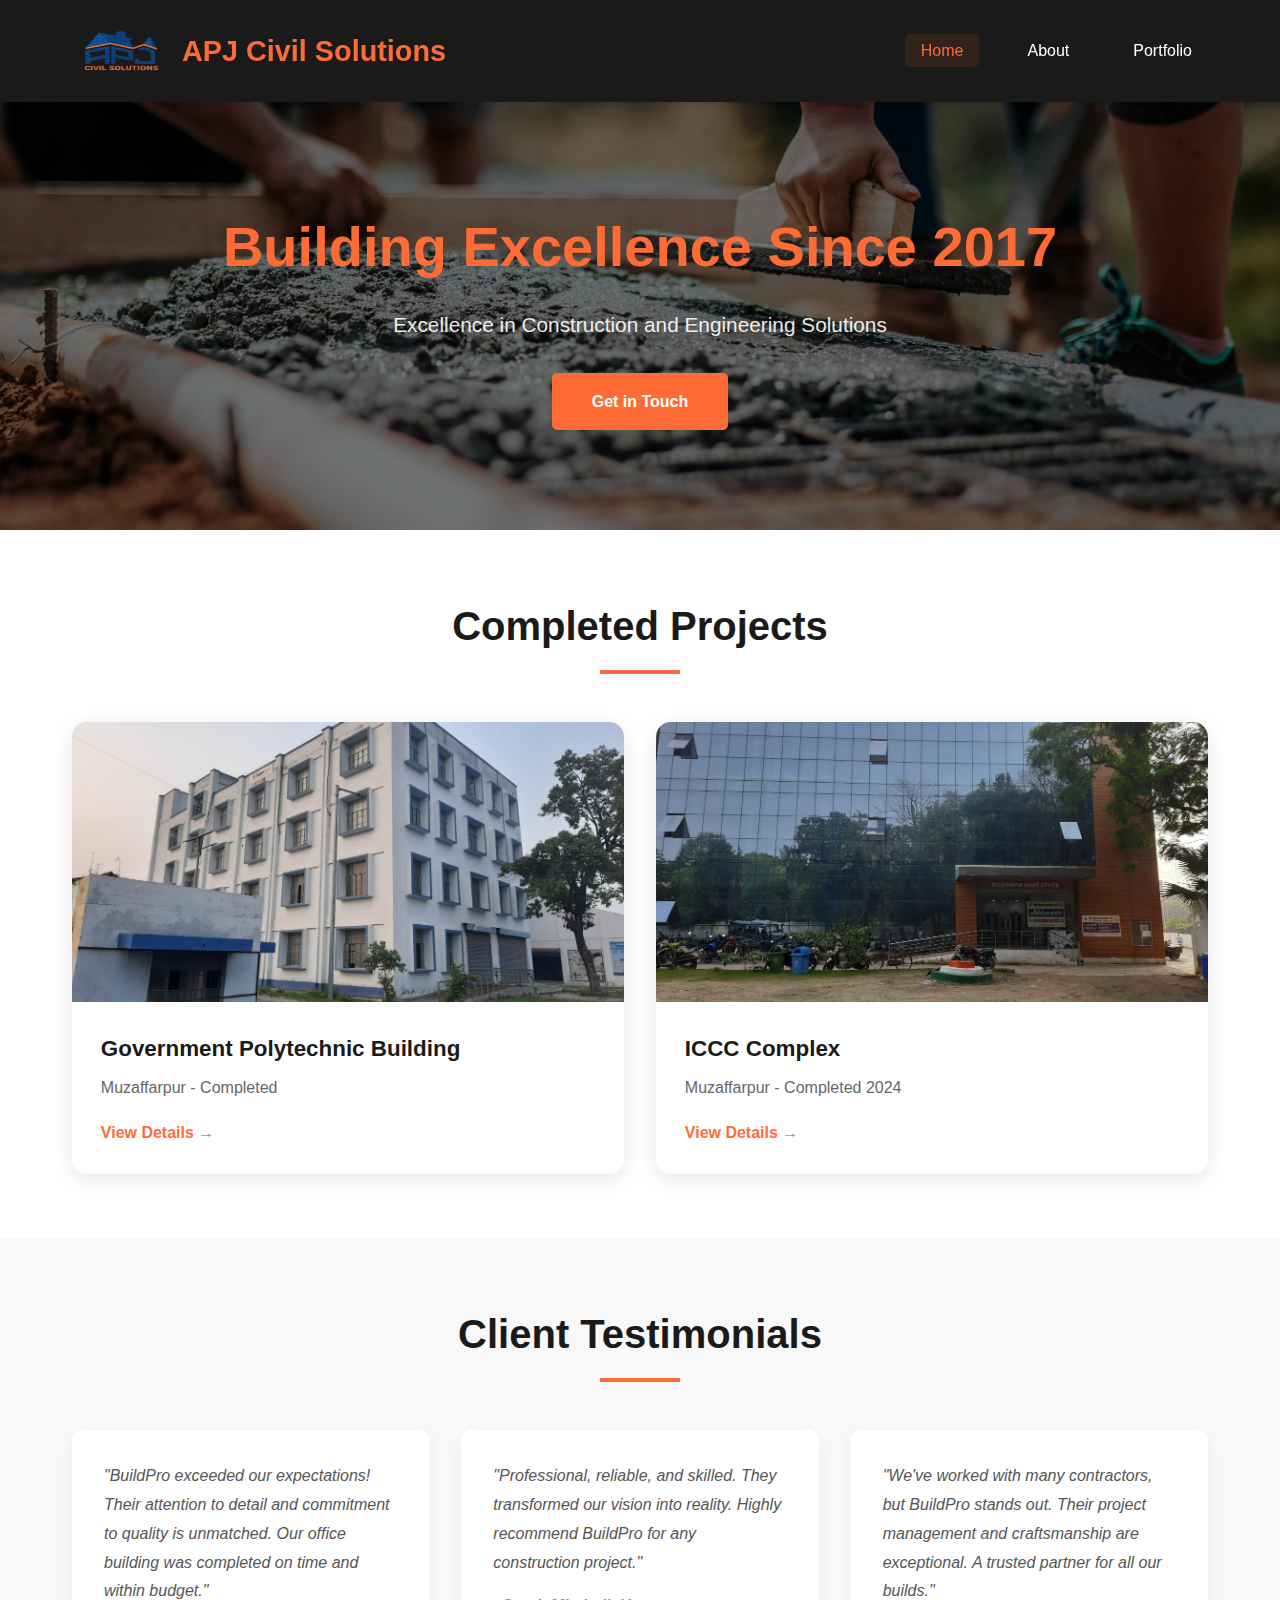
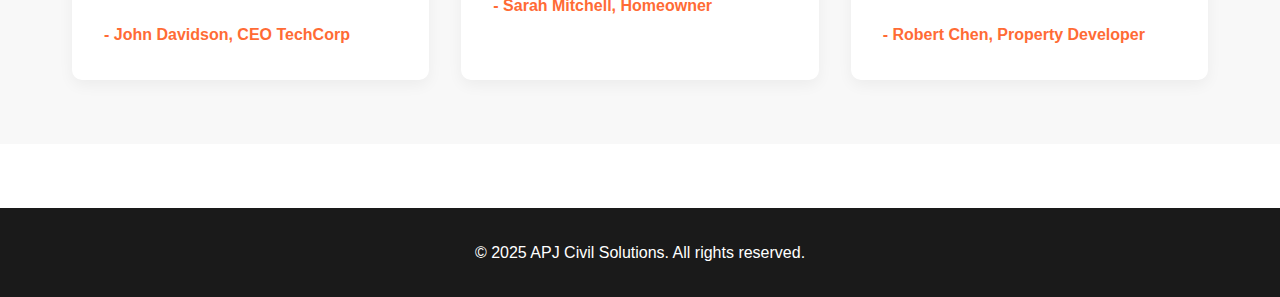
<file: index.html>
<!DOCTYPE html>
<html lang="en">
<head>
    <meta charset="UTF-8">
    <meta name="viewport" content="width=device-width, initial-scale=1.0">
    <title>APJ Civil Solutions - Home</title>
    <!-- Swiper CSS -->
    <!-- <link rel="stylesheet" href="https://cdn.jsdelivr.net/npm/swiper@12/swiper-bundle.min.css" /> -->
    <link rel="stylesheet" href="styles.css">
</head>
<body>
    <!-- Navigation -->
    <nav>
        <div class="container">
            <div class="logo">
                <img src="images/apj-logo.png" alt="APJ Civil Solutions Logo" width="100" height="70" />
                <span class="logo-text">APJ Civil Solutions</span>
            </div>
            <button class="mobile-menu-toggle" onclick="toggleMobileMenu()">☰</button>
            <ul class="nav-links">
                <li><a href="index.html" class="active">Home</a></li>
                <li><a href="about.html">About</a></li>
                <li><a href="portfolio.html">Portfolio</a></li>
            </ul>
        </div>
    </nav>

    <!-- Hero Section -->
    <section class="hero image-container">
        <div class="container">
            <h1>Building Excellence Since 2017</h1>
            <p>Excellence in Construction and Engineering Solutions</p>
            <a href="about.html#contact" class="cta-button">Get in Touch</a>
        </div>
    </section>

    <!-- Recent Projects -->
    <section class="projects-section">
        <div class="container">
            <h2>Completed Projects</h2> 
            <div class="projects-grid">
                <div class="project-card">
                    <div class="project-image">
                        <img class="project-image" src="images/govt-poly-1.jpeg" alt="Govt Polytechnic" srcset="">
                    </div>
                    <div class="project-info">
                        <h3>Government Polytechnic Building</h3>
                        <p>Muzaffarpur - Completed</p>
                        <a href="portfolio.html" class="view-more">View Details →</a>
                    </div>
                </div>
                <div class="project-card">
                    <div class="project-image">
                        <img class="project-image" src="images/iccc-1.jpeg" alt="ICCC Complex" srcset="">
                    </div>
                    <div class="project-info">
                        <h3>ICCC Complex</h3>
                        <p>Muzaffarpur - Completed 2024</p>
                        <a href="portfolio.html" class="view-more">View Details →</a>
                    </div>
                </div>
            </div>
            
            <!-- <div class="swiper projects-swiper">
                <div class="swiper-wrapper"> -->
                    <!-- Slide 1 -->
                    <!-- <div class="swiper-slide">
                        <div class="project-card">
                            <div class="project-image">
                                <img src="images/govt-poly-1.jpeg" alt="Government Polytechnic Building">
                            </div>
                            <div class="project-info">
                                <h3>Government Polytechnic Building</h3>
                                <p>Muzaffarpur - Completed</p>
                                <a href="portfolio.html" class="view-more">View Details →</a>
                            </div>
                        </div>
                    </div> -->
                    
                    <!-- Slide 2 -->
                    <!-- <div class="swiper-slide">
                        <div class="project-card">
                            <div class="project-image">
                                <img src="images/iccc-1.jpeg" alt="ICCC Complex">
                            </div>
                            <div class="project-info">
                                <h3>ICCC Complex</h3>
                                <p>Muzaffarpur - Completed 2024</p>
                                <a href="portfolio.html" class="view-more">View Details →</a>
                            </div>
                        </div>
                    </div> 
                </div>-->
                
                <!-- Navigation buttons -->
                <!-- <div class="swiper-button-next"></div>
                <div class="swiper-button-prev"></div> -->
                
                <!-- Pagination -->
                <!-- <div class="swiper-pagination"></div> -->
            </div>
        </div>
    </section> 

    <!-- Testimonials -->
    <section class="testimonials">
        <div class="container">
            <h2>Client Testimonials</h2>
            <div class="testimonial-grid">
                <div class="testimonial-card">
                    <div class="testimonial-text">
                        "BuildPro exceeded our expectations! Their attention to detail and commitment to quality is unmatched. Our office building was completed on time and within budget."
                    </div>
                    <div class="testimonial-author">- John Davidson, CEO TechCorp</div>
                </div>
                <div class="testimonial-card">
                    <div class="testimonial-text">
                        "Professional, reliable, and skilled. They transformed our vision into reality. Highly recommend BuildPro for any construction project."
                    </div>
                    <div class="testimonial-author">- Sarah Mitchell, Homeowner</div>
                </div>
                <div class="testimonial-card">
                    <div class="testimonial-text">
                        "We've worked with many contractors, but BuildPro stands out. Their project management and craftsmanship are exceptional. A trusted partner for all our builds."
                    </div>
                    <div class="testimonial-author">- Robert Chen, Property Developer</div>
                </div>
            </div>
        </div>
    </section>

    <!-- Footer -->
    <footer>
        <div class="container">
            <p>&copy; 2025 APJ Civil Solutions. All rights reserved.</p>
        </div>
    </footer>
    <!-- <script src="https://cdn.jsdelivr.net/npm/swiper@12/swiper-bundle.min.js"></script> -->
    <script src="script.js"></script>
</body>
</html>
</file>
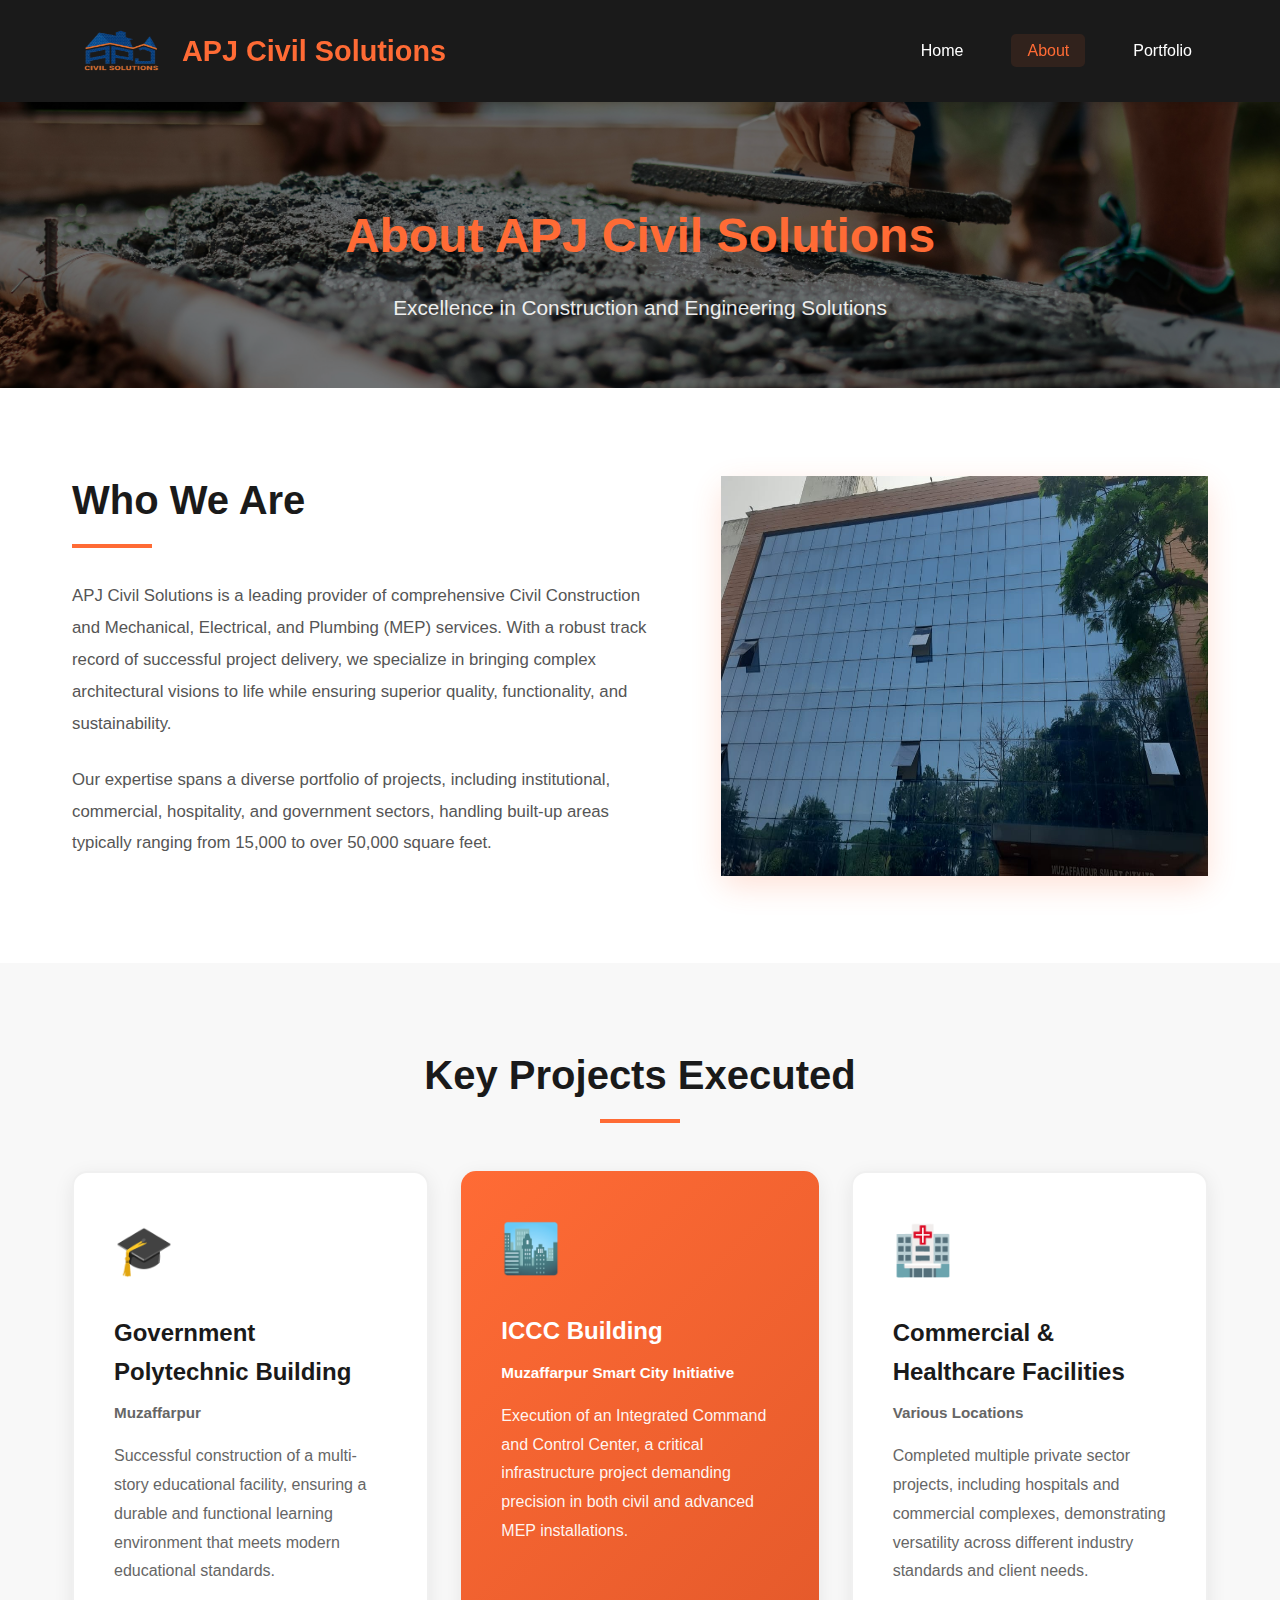
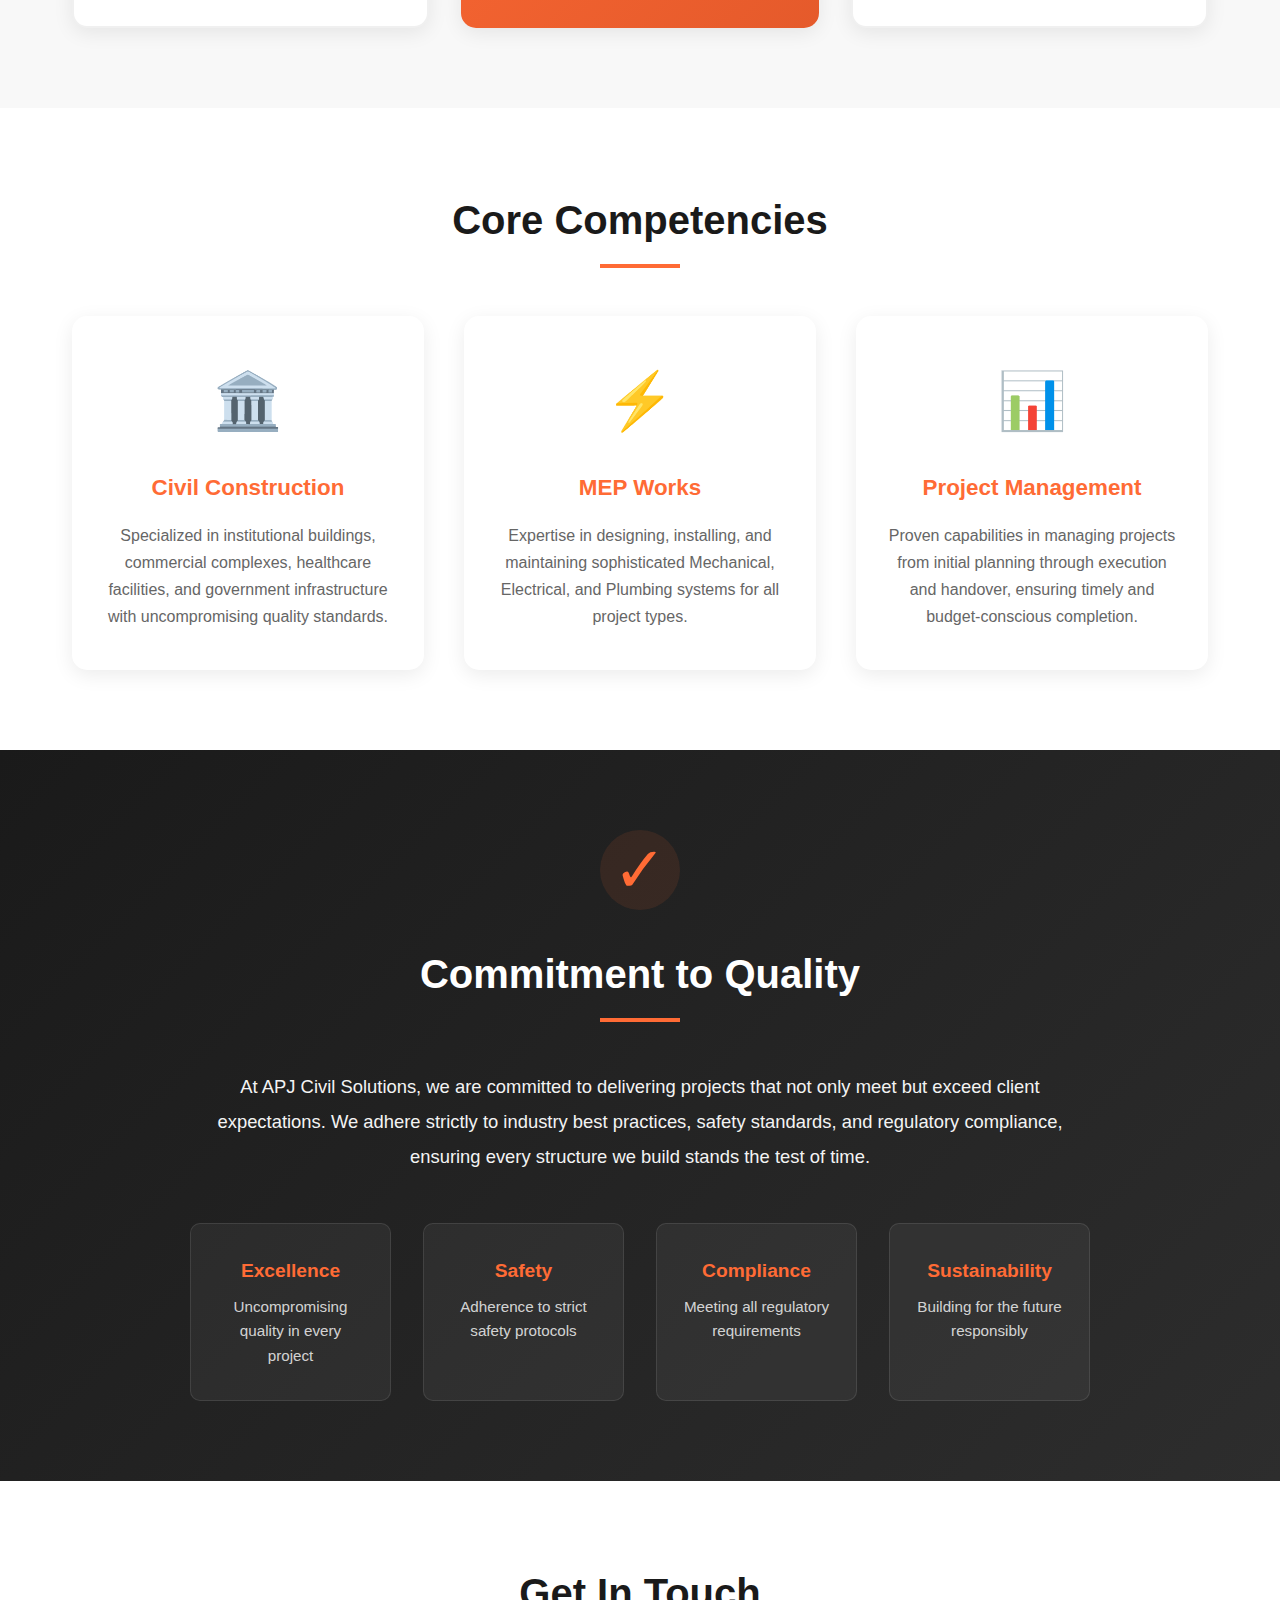
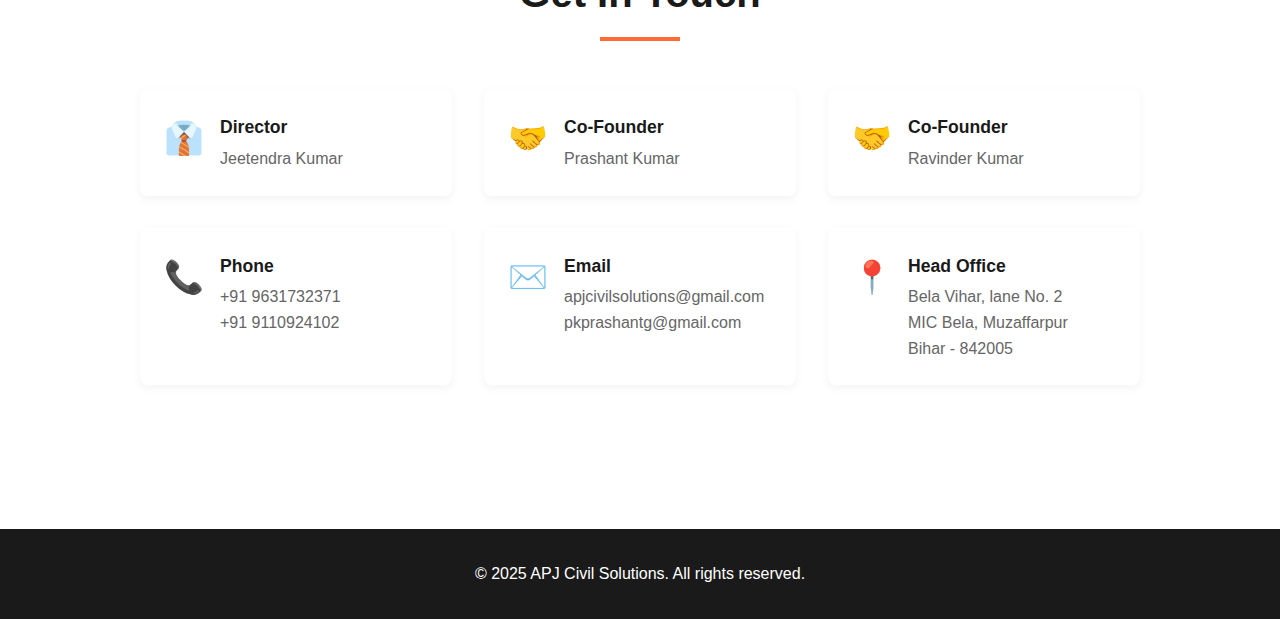
<file: about.html>
<!DOCTYPE html>
<html lang="en">
<head>
    <meta charset="UTF-8">
    <meta name="viewport" content="width=device-width, initial-scale=1.0">
    <title>APJ Civil Solutions - About Us</title>
    <!-- <link rel="stylesheet" href="https://cdn.jsdelivr.net/npm/swiper@12/swiper-bundle.min.css" /> -->
    <link rel="stylesheet" href="styles.css">
</head>
<body>
    <!-- Navigation -->
    <nav>
        <div class="container">
            <div class="logo">
                <img src="images/apj-logo.png" alt="APJ Civil Solutions Logo" width="100" height="70" />
                <span class="logo-text">APJ Civil Solutions</span>
            </div>
            <button class="mobile-menu-toggle" onclick="toggleMobileMenu()">☰</button>
            <ul class="nav-links">
                <li><a href="index.html">Home</a></li>
                <li><a href="about.html" class="active">About</a></li>
                <li><a href="portfolio.html">Portfolio</a></li>
            </ul>
        </div>
    </nav>

    <!-- About Hero Section -->
    <section class="about-hero image-container">
        <div class="container">
            <h1>About APJ Civil Solutions</h1>
            <p class="hero-subtitle">Excellence in Construction and Engineering Solutions</p>
        </div>
    </section>

    <!-- Company Overview -->
    <section class="company-overview">
        <div class="container">
            <div class="overview-content">
                <div class="overview-text">
                    <h2>Who We Are</h2>
                    <p>APJ Civil Solutions is a leading provider of comprehensive Civil Construction and Mechanical, Electrical, and Plumbing (MEP) services. With a robust track record of successful project delivery, we specialize in bringing complex architectural visions to life while ensuring superior quality, functionality, and sustainability.</p>
                    <p>Our expertise spans a diverse portfolio of projects, including institutional, commercial, hospitality, and government sectors, handling built-up areas typically ranging from 15,000 to over 50,000 square feet.</p>
                </div>
                <div class="overview-image">
                    <div class="image-placeholder">
                        <img class="over-image" src="images/iccc-2.jpeg" alt="Overview Image">
                    </div>
                </div>
            </div>
        </div>
    </section>

    <!-- Key Projects -->
    <section class="key-projects-section">
        <div class="container">
            <h2>Key Projects Executed</h2>
            <div class="projects-showcase">
                <div class="showcase-card">
                    <div class="showcase-icon">🎓</div>
                    <h3>Government Polytechnic Building</h3>
                    <p class="project-location">Muzaffarpur</p>
                    <p>Successful construction of a multi-story educational facility, ensuring a durable and functional learning environment that meets modern educational standards.</p>
                </div>
                <div class="showcase-card featured">
                    <div class="showcase-icon">🏙️</div>
                    <h3>ICCC Building</h3>
                    <p class="project-location">Muzaffarpur Smart City Initiative</p>
                    <p>Execution of an Integrated Command and Control Center, a critical infrastructure project demanding precision in both civil and advanced MEP installations.</p>
                </div>
                <div class="showcase-card">
                    <div class="showcase-icon">🏥</div>
                    <h3>Commercial & Healthcare Facilities</h3>
                    <p class="project-location">Various Locations</p>
                    <p>Completed multiple private sector projects, including hospitals and commercial complexes, demonstrating versatility across different industry standards and client needs.</p>
                </div>
            </div>
        </div>
    </section>

    <!-- Core Competencies -->
    <section class="core-competencies">
        <div class="container">
            <h2>Core Competencies</h2>
            <div class="competencies-grid">
                <div class="competency-card">
                    <div class="competency-icon">🏛️</div>
                    <h3>Civil Construction</h3>
                    <p>Specialized in institutional buildings, commercial complexes, healthcare facilities, and government infrastructure with uncompromising quality standards.</p>
                </div>
                <div class="competency-card">
                    <div class="competency-icon">⚡</div>
                    <h3>MEP Works</h3>
                    <p>Expertise in designing, installing, and maintaining sophisticated Mechanical, Electrical, and Plumbing systems for all project types.</p>
                </div>
                <div class="competency-card">
                    <div class="competency-icon">📊</div>
                    <h3>Project Management</h3>
                    <p>Proven capabilities in managing projects from initial planning through execution and handover, ensuring timely and budget-conscious completion.</p>
                </div>
            </div>
        </div>
    </section>
    <!-- Team & Expertise
    <section class="team-expertise">
        <div class="container">
            <h2>Our Team & Expertise</h2>
            <div class="team-content">
                <div class="team-text">
                    <p class="intro-text">Our strength lies in our highly skilled team of engineers and construction professionals. Their collective experience and commitment to excellence have been pivotal in the successful execution of landmark projects across the region.</p>
                </div>
            </div>
        </div>
    </section> -->

    <!-- Commitment to Quality -->
    <section class="commitment-section">
        <div class="container">
            <div class="commitment-content">
                <div class="commitment-icon-large">✓</div>
                <h2>Commitment to Quality</h2>
                <p class="commitment-text">At APJ Civil Solutions, we are committed to delivering projects that not only meet but exceed client expectations. We adhere strictly to industry best practices, safety standards, and regulatory compliance, ensuring every structure we build stands the test of time.</p>
                <div class="quality-pillars">
                    <div class="pillar">
                        <strong>Excellence</strong>
                        <span>Uncompromising quality in every project</span>
                    </div>
                    <div class="pillar">
                        <strong>Safety</strong>
                        <span>Adherence to strict safety protocols</span>
                    </div>
                    <div class="pillar">
                        <strong>Compliance</strong>
                        <span>Meeting all regulatory requirements</span>
                    </div>
                    <div class="pillar">
                        <strong>Sustainability</strong>
                        <span>Building for the future responsibly</span>
                    </div>
                </div>
            </div>
        </div>
    </section>

    <!-- Contact Information -->
    <section class="contact-section" id="contact">
        <div class="container">
            <h2>Get In Touch</h2>
            <div class="contact-info-wrapper">
                <div class="contact-grid">
                    <div class="contact-item">
                        <div class="contact-icon">👔</div>
                        <div>
                            <strong>Director</strong>
                            <p>Jeetendra Kumar</p>
                        </div>
                    </div>
                    <div class="contact-item">
                        <div class="contact-icon">🤝</div>
                        <div>
                            <strong>Co-Founder</strong>
                            <p>Prashant Kumar</p>
                        </div>
                    </div>
                    <div class="contact-item">
                        <div class="contact-icon">🤝</div>
                        <div>
                            <strong>Co-Founder</strong>
                            <p>Ravinder Kumar</p>
                        </div>
                    </div>
                    <div class="contact-item">
                        <div class="contact-icon">📞</div>
                        
                        <div> 
                            <strong>Phone</strong>   
                            <p>+91 9631732371</p>
                            <p>+91 9110924102</p>
                        </div>
                    </div>
                    <div class="contact-item">
                        <div class="contact-icon">✉️</div>
                        <div>
                            <strong>Email</strong>
                            <p>apjcivilsolutions@gmail.com</p>
                            <p>pkprashantg@gmail.com</p>
                        </div>
                    </div>
                    <div class="contact-item">
                        <div class="contact-icon">📍</div>
                        <div>
                            <strong>Head Office</strong>
                            <p>Bela Vihar, lane No. 2<br> MIC Bela, Muzaffarpur <br> Bihar - 842005</p>
                        </div>
                    </div>
                    <!-- <div class="contact-item">
                        <div class="contact-icon">🕐</div>
                        <div>
                            <strong>Business Hours</strong>
                            <p>Monday - Saturday<br>9:00 AM - 6:00 PM</p>
                        </div>
                    </div> -->
                </div>
            </div>
        </div>
    </section>

    <!-- Footer -->
    <footer>
        <div class="container">
            <p>&copy; 2025 APJ Civil Solutions. All rights reserved.</p>
        </div>
    </footer>
    <!-- <script src="https://cdn.jsdelivr.net/npm/swiper@12/swiper-bundle.min.js"></script> -->
    <script src="script.js"></script>
</body>
</html>
</file>
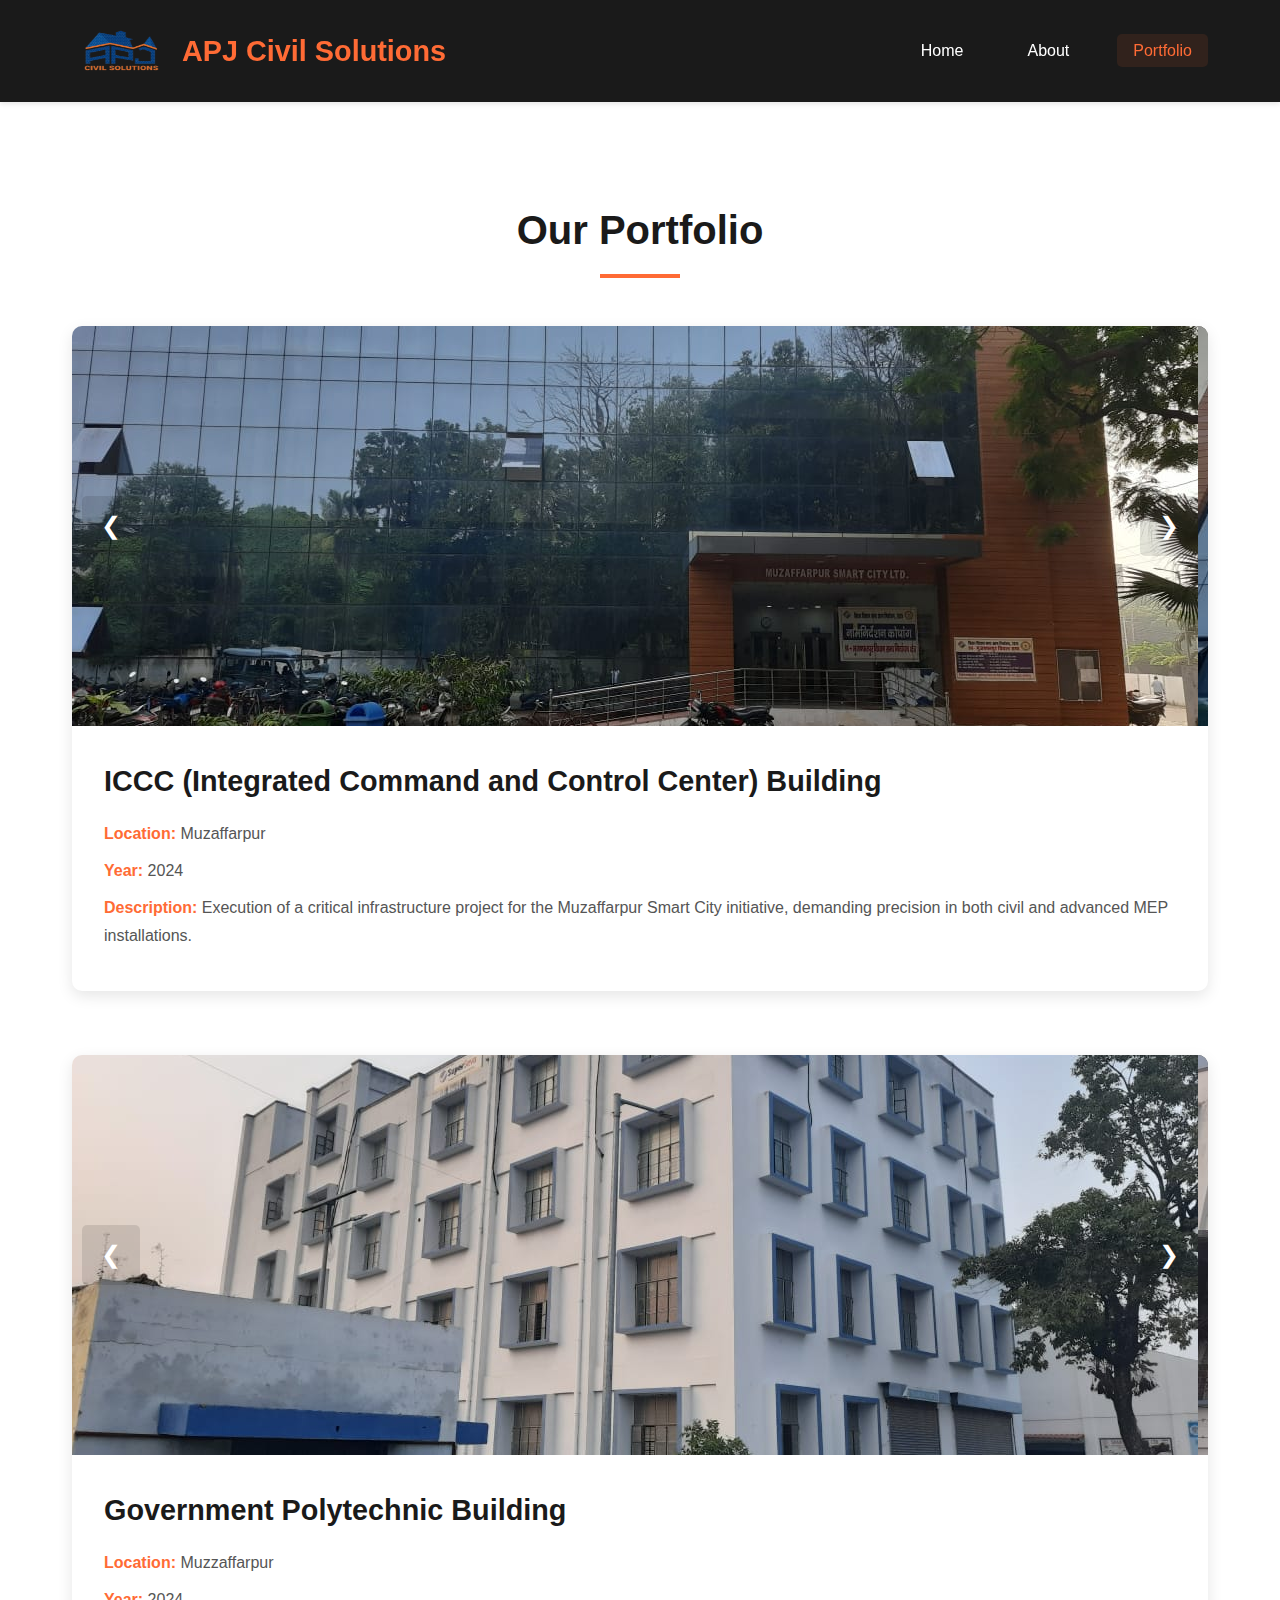
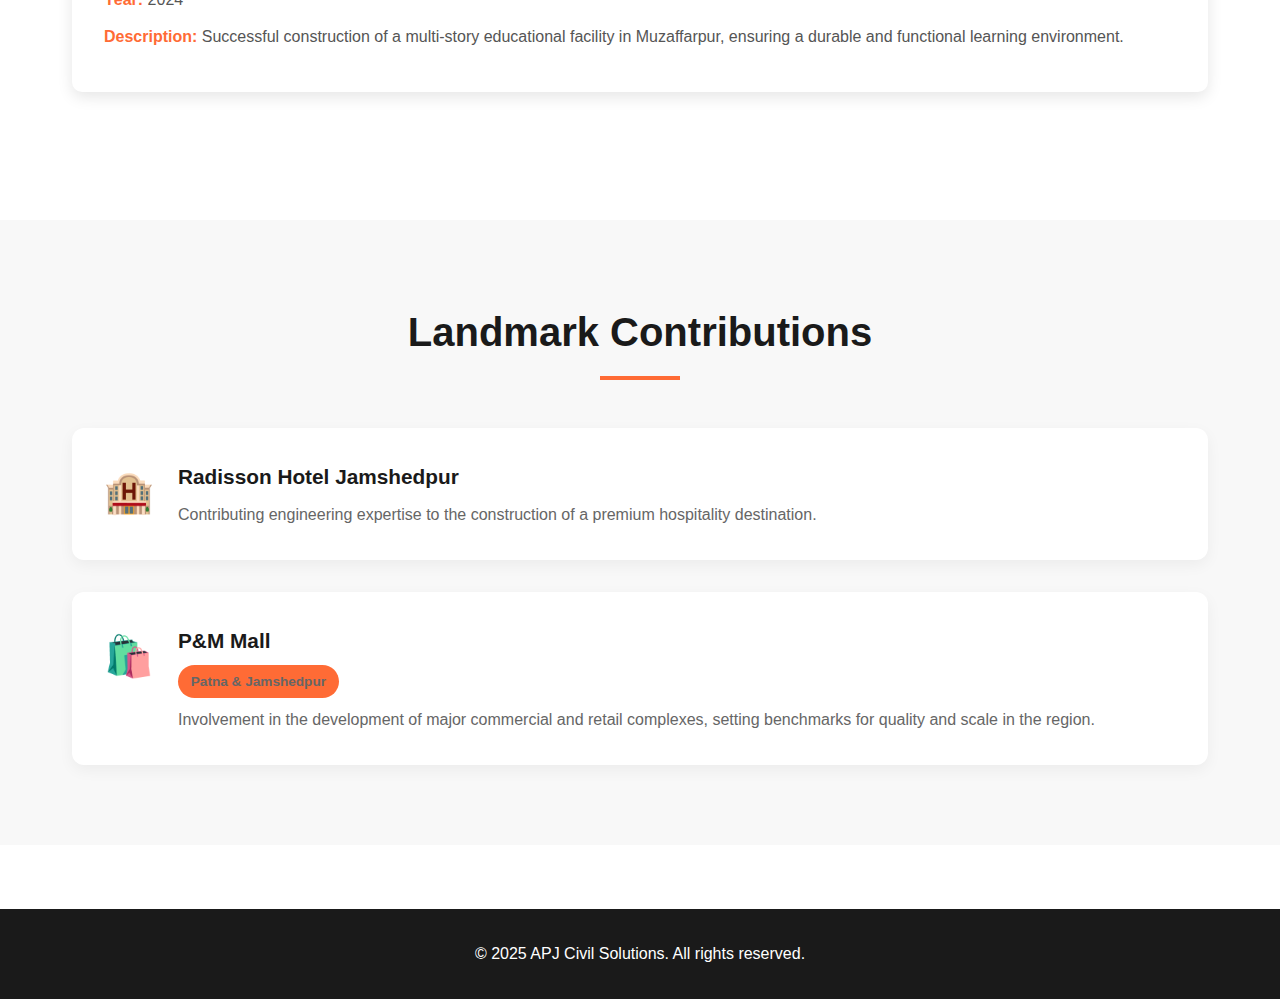
<file: portfolio.html>
<!DOCTYPE html>
<html lang="en">
<head>
    <meta charset="UTF-8">
    <meta name="viewport" content="width=device-width, initial-scale=1.0">
    <title>APJ Civil Solutions - Portfolio</title>
    <!-- <link rel="stylesheet" href="https://cdn.jsdelivr.net/npm/swiper@12/swiper-bundle.min.css"/> -->
    <link rel="stylesheet" href="styles.css">
</head>
<body>
    <!-- Navigation -->
    <nav>
        <div class="container">
            <div class="logo">
                <img src="images/apj-logo.png" alt="APJ Civil Solutions Logo" width="100" height="70" />
                <span class="logo-text">APJ Civil Solutions</span>
            </div>
            <button class="mobile-menu-toggle" onclick="toggleMobileMenu()">☰</button>
            <ul class="nav-links">
                <li><a href="index.html">Home</a></li>
                <li><a href="about.html">About</a></li>
                <li><a href="portfolio.html" class="active">Portfolio</a></li>
            </ul>
        </div>
    </nav>

    <!-- Portfolio Section -->
    <section class="portfolio-page">
        <div class="container">
            <h2>Our Portfolio</h2>

            <!-- Project 1 -->
            <div class="portfolio-item">
                <div class="carousel" id="carousel1">
                    <button class="carousel-button prev" onclick="changeSlide('carousel1', -1)" aria-label="Previous slide">❮</button>
                    <div class="carousel-inner">
                        <div class="carousel-slide"><img src="images/iccc-1.jpeg" alt="Office 1"></div>
                        <div class="carousel-slide"><img src="images/iccc-2.jpeg" alt="Office 2"></div>
                        <div class="carousel-slide"><img src="images/iccc-3.jpeg" alt="Office 3"></div>
                        <div class="carousel-slide"><img src="images/iccc-4.jpeg" alt="Office 4"></div>
                        <div class="carousel-slide"><img src="images/iccc-5.jpeg" alt="Office 5"></div>
                    </div>
                    <button class="carousel-button next" onclick="changeSlide('carousel1', 1)" aria-label="Next slide">❯</button>
                </div>
                <div class="portfolio-details">
                    <h3>ICCC (Integrated Command and Control Center) Building</h3>
                    <p><strong>Location:</strong> Muzaffarpur</p>
                    <p><strong>Year:</strong> 2024</p>
                    <p><strong>Description:</strong>  Execution of a critical infrastructure project for the Muzaffarpur Smart City initiative, demanding precision in both civil and advanced MEP installations.</p>
                </div>
            </div>

            <!-- Project 2 -->
            <div class="portfolio-item">
                <div class="carousel" id="carousel2">
                    <button class="carousel-button prev" onclick="changeSlide('carousel2', -1)" aria-label="Previous slide">❮</button>
                    <div class="carousel-inner">
                        <div class="carousel-slide"><img src="images/govt-poly-1.jpeg" alt="Govt Polytechnic 1"></div>
                        <div class="carousel-slide"><img src="images/govt-poly-2.jpeg" alt="Govt Polytechnic 2"></div>
                        <div class="carousel-slide"><img src="images/govt-poly-3.jpeg" alt="Govt Polytechnic 3"></div>
                    </div>
                    <button class="carousel-button next" onclick="changeSlide('carousel2', 1)" aria-label="Next slide">❯</button>
                </div>
                <div class="portfolio-details">
                    <h3>Government Polytechnic Building</h3>
                    <p><strong>Location:</strong> Muzzaffarpur</p>
                    <p><strong>Year:</strong> 2024</p>
                    <p><strong>Description:</strong> Successful construction of a multi-story educational facility in Muzaffarpur, ensuring a durable and functional learning environment.</p>
                </div>
            </div>

            <!-- Project 3 -->
            <!-- <div class="portfolio-item">
                <div class="carousel" id="carousel3">
                    <button class="carousel-button prev" onclick="changeSlide('carousel3', -1)" aria-label="Previous slide">❮</button>
                    <div class="carousel-inner">
                        <div class="carousel-slide">🏗️ Image 1</div>
                        <div class="carousel-slide">🏗️ Image 2</div>
                        <div class="carousel-slide">🏗️ Image 3</div>
                    </div>
                    <button class="carousel-button next" onclick="changeSlide('carousel3', 1)" aria-label="Next slide">❯</button>
                </div>
                <div class="portfolio-details">
                    <h3>Industrial Warehouse</h3>
                    <p><strong>Location:</strong> Industrial Zone</p>
                    <p><strong>Year:</strong> 2023</p>
                    <p><strong>Description:</strong> Large-scale warehouse facility with advanced logistics infrastructure, loading docks, and climate control systems. Total area of 200,000 sq ft designed for maximum operational efficiency.</p>
                </div>
            </div> -->
        </div>
    </section>

    <section class="landmark-contributions">
        <div class="container">
            <h2>Landmark Contributions</h2>
            <div class="landmark-projects">
                <div class="landmark-item">
                    <div class="landmark-icon">🏨</div>
                    <div>
                        <h4>Radisson Hotel Jamshedpur</h4>
                        <p>Contributing engineering expertise to the construction of a premium hospitality destination.</p>
                    </div>
                </div>
                <div class="landmark-item">
                    <div class="landmark-icon">🛍️</div>
                    <div>
                        <h4>P&M Mall</h4>
                        <p class="location-badge">Patna & Jamshedpur</p>
                        <p>Involvement in the development of major commercial and retail complexes, setting benchmarks for quality and scale in the region.</p>
                    </div>
                </div>
            </div>
        </div>
    </section>

    <!-- Footer -->
    <footer>
        <div class="container">
            <p>&copy; 2025 APJ Civil Solutions. All rights reserved.</p>
        </div>
    </footer>
    <!-- <script src="https://cdn.jsdelivr.net/npm/swiper@12/swiper-bundle.min.js"></script> -->
    <script src="script.js"></script>
</body>
</html>
</file>
<file: styles.css>
* {
    margin: 0;
    padding: 0;
    box-sizing: border-box;
}

body {
    font-family: 'Segoe UI', Tahoma, Geneva, Verdana, sans-serif;
    line-height: 1.6;
    color: #333;
}

/* Container */
.container {
    max-width: 1200px;
    margin: 0 auto;
    padding: 0 2rem;
}

/* Navigation */
nav {
    background: #1a1a1a;
    padding: 1rem 0;
    position: sticky;
    top: 0;
    z-index: 1000;
    box-shadow: 0 2px 5px rgba(0,0,0,0.1);
}

nav .container {
    display: flex;
    justify-content: space-between;
    align-items: center;
}

nav .logo {
    color: #ff6b35;
    font-size: 1.8rem;
    font-weight: bold;
    display: flex;
    align-items: center;
    gap: 10px;
}

.mobile-menu-toggle {
    display: none;
    background: none;
    border: none;
    color: #fff;
    font-size: 1.8rem;
    cursor: pointer;
    padding: 0.5rem;
}

nav ul {
    list-style: none;
    display: flex;
    gap: 2rem;
}

nav a {
    color: #fff;
    text-decoration: none;
    transition: color 0.3s;
    font-weight: 500;
    padding: 0.5rem 1rem;
    border-radius: 5px;
}

nav a:hover,
nav a.active {
    color: #ff6b35;
    background: rgba(255, 107, 53, 0.1);
}

/* Hero Section */
.hero {
    background: linear-gradient(135deg, #1a1a1a 0%, #2d2d2d 100%);
    color: #fff;
    padding: 8rem 0 6rem;
    text-align: center;
}

.hero h1 {
    font-size: 3.5rem;
    margin-bottom: 1rem;
    color: #ff6b35;
}

.hero p {
    font-size: 1.3rem;
    margin-bottom: 2rem;
    opacity: 0.9;
}

.cta-button {
    display: inline-block;
    background: #ff6b35;
    color: #fff;
    padding: 1rem 2.5rem;
    text-decoration: none;
    border-radius: 5px;
    font-weight: bold;
    transition: background 0.3s, transform 0.3s;
}

.cta-button:hover {
    background: #e55a2b;
    transform: translateY(-2px);
}

/* Section Styles */
section {
    padding: 4rem 0;
}

section h2 {
    text-align: center;
    font-size: 2.5rem;
    margin-bottom: 3rem;
    color: #1a1a1a;
    position: relative;
    padding-bottom: 1rem;
}

section h2::after {
    content: '';
    position: absolute;
    bottom: 0;
    left: 50%;
    transform: translateX(-50%);
    width: 80px;
    height: 4px;
    background: #ff6b35;
}

/* Projects Section */
.projects-section {
    background: #fff;
}

.projects-grid {
    display: grid;
    grid-template-columns: repeat(auto-fit, minmax(300px, 1fr));
    gap: 2rem;
    margin-top: 2rem;
}

.project-card {
    background: #fff;
    border-radius: 10px;
    overflow: hidden;
    box-shadow: 0 5px 15px rgba(0,0,0,0.1);
    transition: transform 0.3s, box-shadow 0.3s;
}

.project-card:hover {
    transform: translateY(-5px);
    box-shadow: 0 10px 25px rgba(0,0,0,0.15);
}

.project-image {
    width: 100%;
    height: 250px;
    background: linear-gradient(135deg, #e0e0e0 0%, #f5f5f5 100%);
    display: flex;
    align-items: center;
    justify-content: center;
    font-size: 3rem;
    color: #999;
}

.project-info {
    padding: 1.5rem;
}

.project-info h3 {
    margin-bottom: 0.5rem;
    color: #1a1a1a;
    font-size: 1.3rem;
}

.project-info p {
    color: #666;
    margin-bottom: 1rem;
}

.view-more {
    color: #ff6b35;
    text-decoration: none;
    font-weight: 600;
    transition: color 0.3s;
}

.view-more:hover {
    color: #e55a2b;
}

/* Testimonials */
.testimonials {
    background: #f8f8f8;
}

.testimonial-grid {
    display: grid;
    grid-template-columns: repeat(auto-fit, minmax(300px, 1fr));
    gap: 2rem;
}

.testimonial-card {
    background: #fff;
    padding: 2rem;
    border-radius: 10px;
    box-shadow: 0 5px 15px rgba(0,0,0,0.05);
}

.testimonial-text {
    font-style: italic;
    margin-bottom: 1rem;
    color: #555;
    line-height: 1.8;
}

.testimonial-author {
    font-weight: bold;
    color: #ff6b35;
}

/* About Page */
.about-page {
    padding-top: 6rem;
}

.about-content {
    display: grid;
    grid-template-columns: 1fr 1fr;
    gap: 3rem;
    align-items: start;
    margin-bottom: 3rem;
}

.about-text h3 {
    color: #ff6b35;
    margin-bottom: 1rem;
    margin-top: 2rem;
}

.about-text h3:first-child {
    margin-top: 0;
}

.about-text p {
    margin-bottom: 1rem;
    color: #555;
    line-height: 1.8;
}

.about-image {
    position: sticky;
    top: 100px;
}

.image-placeholder {
    background: linear-gradient(135deg, #e0e0e0 0%, #f5f5f5 100%);
    height: 400px;
    border-radius: 10px;
    display: flex;
    align-items: center;
    justify-content: center;
    font-size: 5rem;
    color: #ccc;
}

.contact-info {
    background: #f8f8f8;
    padding: 3rem;
    border-radius: 10px;
    margin-top: 3rem;
}

.contact-info h3 {
    color: #1a1a1a;
    margin-bottom: 2rem;
    font-size: 2rem;
    text-align: center;
}

.contact-grid {
    display: grid;
    grid-template-columns: repeat(auto-fit, minmax(250px, 1fr));
    gap: 2rem;
}

.contact-item {
    display: flex;
    gap: 1rem;
    align-items: start;
    background: #fff;
    padding: 1.5rem;
    border-radius: 8px;
    box-shadow: 0 3px 10px rgba(0,0,0,0.05);
}

.contact-icon {
    font-size: 2rem;
    flex-shrink: 0;
}

.contact-item strong {
    display: block;
    color: #1a1a1a;
    margin-bottom: 0.3rem;
    font-size: 1.1rem;
}

.contact-item p {
    color: #666;
    margin: 0;
    line-height: 1.6;
}

/* Portfolio Page */
.portfolio-page {
    padding-top: 6rem;
}

.portfolio-item {
    margin-bottom: 4rem;
    background: #fff;
    border-radius: 10px;
    overflow: hidden;
    box-shadow: 0 5px 15px rgba(0,0,0,0.1);
}

.carousel {
    position: relative;
    width: 100%;
    height: 400px;
    background: #ddd;
    overflow: hidden;
}

.carousel-inner {
    display: flex;
    transition: transform 0.5s ease;
    height: 100%;
}

.carousel-slide {
    min-width: 100%;
    height: 100%;
    display: flex;
    align-items: center;
    justify-content: center;
    font-size: 4rem;
    color: #999;
    background: linear-gradient(135deg, #e0e0e0 0%, #f5f5f5 100%);
}

.carousel-button {
    position: absolute;
    top: 50%;
    transform: translateY(-50%);
    background: rgba(0,0,0,0.1);
    color: #fff;
    border: none;
    padding: 1rem 1.2rem;
    cursor: pointer;
    font-size: 1.5rem;
    transition: background 0.3s;
    z-index: 10;
    border-radius: 5px;
}

.carousel-button:hover {
    background: rgba(0,0,0,0.8);
}

.carousel-button.prev {
    left: 10px;
}

.carousel-button.next {
    right: 10px;
}

.portfolio-details {
    padding: 2rem;
}

.portfolio-details h3 {
    color: #1a1a1a;
    margin-bottom: 1rem;
    font-size: 1.8rem;
}

.portfolio-details p {
    color: #555;
    margin-bottom: 0.5rem;
    line-height: 1.8;
}

.portfolio-details strong {
    color: #ff6b35;
}

/* Footer */
footer {
    background: #1a1a1a;
    color: #fff;
    text-align: center;
    padding: 2rem 0;
    margin-top: 4rem;
}

/* Mobile Responsive */
@media only screen and (max-width: 992px) {
    .about-content {
        grid-template-columns: 1fr;
    }
    
    .about-image {
        position: static;
        order: -1;
    }
    
    .image-placeholder {
        height: 300px;
    }
    .logo-text {
        display: none;
    }

    .logo img {
        width: 100px;
        height: auto;
    }
}

@media only screen and (max-width: 768px) {
    .container {
        padding: 0 1rem;
    }
    
    /* Mobile Navigation */
    .mobile-menu-toggle {
        display: block;
    }
    
    nav ul {
        position: absolute;
        top: 100%;
        left: 0;
        right: 0;
        background: #1a1a1a;
        flex-direction: column;
        gap: 0;
        padding: 0;
        max-height: 0;
        overflow: hidden;
        transition: max-height 0.3s ease;
    }
    
    nav ul.active {
        max-height: 300px;
        border-top: 1px solid #333;
    }
    
    nav ul li {
        border-bottom: 1px solid #333;
    }
    
    nav ul li a {
        display: block;
        padding: 1rem;
        border-radius: 0;
    }
    
    /* Hero */
    .hero {
        padding: 5rem 0 4rem;
    }
    
    .hero h1 {
        font-size: 2.5rem;
    }
    
    .hero p {
        font-size: 1.1rem;
    }
    
    /* Sections */
    section {
        padding: 3rem 0;
    }
    
    section h2 {
        font-size: 2rem;
        margin-bottom: 2rem;
    }
    
    /* Projects Grid */
    .projects-grid {
        grid-template-columns: 1fr;
    }
    
    /* Testimonials */
    .testimonial-grid {
        grid-template-columns: 1fr;
    }
    
    /* Contact Grid */
    .contact-grid {
        grid-template-columns: 1fr;
    }
    
    .contact-info {
        padding: 2rem 1.5rem;
    }
    
    /* Carousel */
    .carousel {
        height: 250px;
    }
    
    .carousel-slide {
        font-size: 2.5rem;
    }
    
    .carousel-button {
        padding: 0.7rem 1rem;
        font-size: 1.2rem;
    }
    
    .portfolio-details {
        padding: 1.5rem;
    }
    
    .portfolio-details h3 {
        font-size: 1.5rem;
    }
    /* .logo-text {
        display: none;
    }

    .logo img {
        width: 100px;
        height: auto;
    } */
}

@media only screen and (max-width: 480px) {
    nav .logo {
        font-size: 1.5rem;
    }
    
    .hero h1 {
        font-size: 2rem;
    }
    
    .hero p {
        font-size: 1rem;
    }
    
    .cta-button {
        padding: 0.8rem 2rem;
        font-size: 0.9rem;
    }
    
    section h2 {
        font-size: 1.7rem;
    }
    
    .project-image {
        height: 200px;
        font-size: 2.5rem;
    }
    
    .carousel {
        height: 200px;
    }
    
    .carousel-slide {
        font-size: 2rem;
    }
    
}

.image-container {
  position: relative;
  background: url('images/container_img.jpeg') no-repeat center/cover;
  color: #fff;
  text-align: center;
  padding: 100px 20px;
  overflow: hidden;
}
.project-image{
    width: 100%;
    height: 250px;
    background: linear-gradient(135deg, #e0e0e0 0%, #f5f5f5 100%);
    display: flex;
    align-items: center;
    justify-content: center;
    font-size: 3rem;
    color: #999;
}
.over-image{
    width: 100%;
    height: 100%;
    background: linear-gradient(135deg, #e0e0e0 0%, #f5f5f5 100%);
    display: flex;
    align-items: center;
    justify-content: center;
    font-size: 3rem;
    color: #999;
}

/* About Hero Section */
.about-hero {
    /* background: linear-gradient(135deg, #1a1a1a 0%, #2d2d2d 100%); */
    color: #fff;
    padding: 6rem 0 4rem;
    text-align: center;
}

.about-hero h1 {
    font-size: 3rem;
    margin-bottom: 1rem;
    color: #ff6b35;
}

.hero-subtitle {
    font-size: 1.3rem;
    opacity: 0.9;
    font-weight: 300;
}

/* Company Overview Section */
.company-overview {
    padding: 5rem 0;
    background: #fff;
}

.overview-content {
    display: grid;
    grid-template-columns: 1.2fr 1fr;
    gap: 4rem;
    align-items: center;
}

.overview-text h2 {
    text-align: left;
    font-size: 2.5rem;
    margin-bottom: 2rem;
    color: #1a1a1a;
}

.overview-text h2::after {
    left: 0;
    transform: none;
}

.overview-text p {
    color: #555;
    line-height: 1.9;
    margin-bottom: 1.5rem;
    font-size: 1.05rem;
}

.overview-image .image-placeholder {
    background: linear-gradient(135deg, #ff6b35 0%, #e55a2b 100%);
    height: 400px;
    border-radius: 15px;
    display: flex;
    align-items: center;
    justify-content: center;
    font-size: 6rem;
    color: rgba(255, 255, 255, 0.3);
    box-shadow: 0 10px 30px rgba(255, 107, 53, 0.2);
}

/* Core Competencies Section */
.core-competencies {
    background: #fff;
    padding: 5rem 0;
}

.competencies-grid {
    display: grid;
    grid-template-columns: repeat(auto-fit, minmax(300px, 1fr));
    gap: 2.5rem;
    margin-top: 3rem;
}

.competency-card {
    background: #fff;
    padding: 2.5rem 2rem;
    border-radius: 15px;
    text-align: center;
    box-shadow: 0 5px 20px rgba(0,0,0,0.08);
    transition: transform 0.3s, box-shadow 0.3s;
}

.competency-card:hover {
    transform: translateY(-10px);
    box-shadow: 0 15px 35px rgba(0,0,0,0.12);
}

.competency-icon {
    font-size: 3.5rem;
    margin-bottom: 1.5rem;
}

.competency-card h3 {
    color: #ff6b35;
    margin-bottom: 1rem;
    font-size: 1.4rem;
}

.competency-card p {
    color: #666;
    line-height: 1.7;
}

/* Key Projects Showcase Section */
.key-projects-section {
    padding: 5rem 0;
    background: #f8f8f8;
}

.projects-showcase {
    display: grid;
    grid-template-columns: repeat(auto-fit, minmax(320px, 1fr));
    gap: 2rem;
    margin-top: 3rem;
}

.showcase-card {
    background: #fff;
    padding: 2.5rem;
    border-radius: 15px;
    box-shadow: 0 5px 20px rgba(0,0,0,0.08);
    border: 2px solid #f0f0f0;
    transition: all 0.3s;
}

.showcase-card:hover {
    border-color: #ff6b35;
    box-shadow: 0 10px 30px rgba(255, 107, 53, 0.15);
    transform: translateY(-5px);
}

.showcase-card.featured {
    background: linear-gradient(135deg, #ff6b35 0%, #e55a2b 100%);
    color: #fff;
    border: none;
}

.showcase-card.featured h3,
.showcase-card.featured .project-location {
    color: #fff;
}

.showcase-card.featured p {
    color: rgba(255, 255, 255, 0.95);
}

.showcase-icon {
    font-size: 3rem;
    margin-bottom: 1.5rem;
}

.showcase-card h3 {
    color: #1a1a1a;
    margin-bottom: 0.5rem;
    font-size: 1.5rem;
}

.project-location {
    color: #ff6b35;
    font-weight: 600;
    font-size: 0.95rem;
    margin-bottom: 1rem;
    display: block;
}

.showcase-card p {
    color: #666;
    line-height: 1.8;
}

/* Team & Expertise Section */
.team-expertise {
    background: #fff;
    padding: 5rem 0;
}
.landmark-contributions{
    background: #f8f8f8;
    padding: 5rem 0;
}

.team-text {
    max-width: 900px;
    margin: 0 auto;
}

.intro-text {
    font-size: 1.1rem;
    color: #555;
    line-height: 1.9;
    margin-bottom: 3rem;
    text-align: center;
}

.team-text h3 {
    color: #ff6b35;
    font-size: 1.8rem;
    margin-bottom: 2rem;
    text-align: center;
}

.landmark-projects {
    display: grid;
    gap: 2rem;
}

.landmark-item {
    background: #fff;
    padding: 2rem;
    border-radius: 12px;
    display: flex;
    gap: 1.5rem;
    align-items: start;
    box-shadow: 0 5px 15px rgba(0,0,0,0.05);
    transition: transform 0.3s, box-shadow 0.3s;
}

.landmark-item:hover {
    transform: translateX(10px);
    box-shadow: 0 8px 25px rgba(0,0,0,0.1);
}

.landmark-icon {
    font-size: 2.5rem;
    flex-shrink: 0;
}

.landmark-item h4 {
    color: #1a1a1a;
    margin-bottom: 0.5rem;
    font-size: 1.3rem;
}

.location-badge {
    display: inline-block;
    background: #ff6b35;
    color: #fff;
    padding: 0.3rem 0.8rem;
    border-radius: 20px;
    font-size: 0.85rem;
    margin-bottom: 0.5rem;
    font-weight: 600;
}

.landmark-item p {
    color: #666;
    line-height: 1.7;
}

/* Commitment Section */
.commitment-section {
    background: linear-gradient(135deg, #1a1a1a 0%, #2d2d2d 100%);
    color: #fff;
    padding: 5rem 0;
}

.commitment-content {
    text-align: center;
    max-width: 900px;
    margin: 0 auto;
}

.commitment-icon-large {
    font-size: 4rem;
    color: #ff6b35;
    margin-bottom: 1.5rem;
    width: 80px;
    height: 80px;
    background: rgba(255, 107, 53, 0.1);
    border-radius: 50%;
    display: flex;
    align-items: center;
    justify-content: center;
    margin: 0 auto 2rem;
}

.commitment-section h2 {
    color: #fff;
}

.commitment-section h2::after {
    background: #ff6b35;
}

.commitment-text {
    font-size: 1.15rem;
    line-height: 1.9;
    margin-bottom: 3rem;
    opacity: 0.95;
}

.quality-pillars {
    display: grid;
    grid-template-columns: repeat(auto-fit, minmax(200px, 1fr));
    gap: 2rem;
    margin-top: 3rem;
}

.pillar {
    background: rgba(255, 255, 255, 0.05);
    padding: 2rem 1.5rem;
    border-radius: 10px;
    border: 1px solid rgba(255, 255, 255, 0.1);
    display: flex;
    flex-direction: column;
    gap: 0.5rem;
}

.pillar strong {
    color: #ff6b35;
    font-size: 1.2rem;
    display: block;
}

.pillar span {
    color: rgba(255, 255, 255, 0.8);
    font-size: 0.95rem;
}

/* Contact Section */
.contact-section {
    padding: 5rem 0;
    background: #fff;
}

.contact-info-wrapper {
    max-width: 1000px;
    margin: 0 auto;
}

.image-container::before {
  content: "";
  position: absolute;
  top: 0;
  left: 0;
  width: 100%;
  height: 100%;
  background: rgba(0,0,0,0.5); /* Adjust opacity here */
  z-index: 0;
}

.image-container h1,
.image-container p,
.image-container a {
  position: relative;
  z-index: 1;
}

/* Mobile Responsive Updates */
@media only screen and (max-width: 992px) {
    .overview-content {
        grid-template-columns: 1fr;
    }
    
    .overview-image {
        order: -1;
    }
    
    .overview-text h2 {
        text-align: center;
    }
    
    .overview-text h2::after {
        left: 50%;
        transform: translateX(-50%);
    }
}

@media only screen and (max-width: 768px) {
    .about-hero {
        padding: 4rem 0 3rem;
    }
    
    .about-hero h1 {
        font-size: 2.2rem;
    }
    
    .hero-subtitle {
        font-size: 1.1rem;
    }
    
    .overview-image .image-placeholder {
        height: 300px;
        font-size: 4rem;
    }
    
    .competencies-grid,
    .projects-showcase {
        grid-template-columns: 1fr;
    }
    
    .quality-pillars {
        grid-template-columns: 1fr;
    }
    
    .landmark-item {
        flex-direction: column;
        text-align: center;
    }
    
    .landmark-icon {
        font-size: 3rem;
    }
}

@media only screen and (max-width: 480px) {
    .about-hero h1 {
        font-size: 1.8rem;
    }
    
    section {
        padding: 3rem 0;
    }
    
    .competency-card,
    .showcase-card {
        padding: 2rem 1.5rem;
    }
    
    .commitment-content {
        padding: 0 1rem;
    }
}

/* Projects Section */
.projects-section {
    padding: 4rem 0;
    background: #fff;
}

.projects-section h2 {
    text-align: center;
    font-size: 2.5rem;
    margin-bottom: 3rem;
    color: #1a1a1a;
    position: relative;
    padding-bottom: 1rem;
}

.projects-section h2::after {
    content: '';
    position: absolute;
    bottom: 0;
    left: 50%;
    transform: translateX(-50%);
    width: 80px;
    height: 4px;
    background: #ff6b35;
}

/* Swiper Container */
.projects-swiper {
    width: 100%;
    padding: 2rem 0 4rem;
}

.swiper-slide {
    height: auto;
}

/* Project Card */
.project-card {
    background: #fff;
    border-radius: 15px;
    overflow: hidden;
    box-shadow: 0 5px 20px rgba(0,0,0,0.1);
    transition: transform 0.3s, box-shadow 0.3s;
    height: 100%;
    display: flex;
    flex-direction: column;
}

.project-card:hover {
    transform: translateY(-10px);
    box-shadow: 0 15px 35px rgba(0,0,0,0.15);
}

.project-image {
    width: 100%;
    height: 280px;
    overflow: hidden;
    position: relative;
    background: #e0e0e0;
}

.project-image img {
    width: 100%;
    height: 100%;
    object-fit: cover;
    transition: transform 0.5s;
}

.project-card:hover .project-image img {
    transform: scale(1.1);
}

.project-info {
    padding: 1.8rem;
    flex-grow: 1;
    display: flex;
    flex-direction: column;
}

.project-info h3 {
    margin-bottom: 0.5rem;
    color: #1a1a1a;
    font-size: 1.4rem;
}

.project-info p {
    color: #666;
    margin-bottom: 1.2rem;
    flex-grow: 1;
}

.view-more {
    color: #ff6b35;
    text-decoration: none;
    font-weight: 600;
    transition: all 0.3s;
    display: inline-flex;
    align-items: center;
    gap: 0.5rem;
}

.view-more:hover {
    color: #e55a2b;
    gap: 0.8rem;
}

/* Swiper Navigation Buttons */
.swiper-button-next,
.swiper-button-prev {
    background: rgba(255, 255, 255, 0);
    width: 50px;
    height: 50px;
    border-radius: 50%;
    color: #fff !important;
}

.swiper-button-next:after,
.swiper-button-prev:after {
    font-size: 20px;
    font-weight: bold;
}

.swiper-button-next:hover,
.swiper-button-prev:hover {
    background: #03030394;
}

/* Swiper Pagination */
.swiper-pagination-bullet {
    width: 12px;
    height: 12px;
    background: #ccc;
    opacity: 1;
}

.swiper-pagination-bullet-active {
    background: #ff6b35;
    width: 30px;
    border-radius: 6px;
}
.phone-list {
            display: flex;
            flex-direction: column;
            gap: 0.8rem;
        }

        .phone-item {
            display: flex;
            align-items: center;
            gap: 0.8rem;
            padding: 0.8rem 1rem;
            background: #f8f8f8;
            border-radius: 8px;
            transition: all 0.3s ease;
            text-decoration: none;
            color: #333;
        }

        .phone-item:hover {
            background: #ff6b35;
            color: #fff;
            transform: translateX(5px);
        }

        .phone-icon {
            font-size: 1.2rem;
        }

        .phone-number {
            font-weight: 500;
            font-size: 1.05rem;
        }

/* Mobile Responsive */
@media (max-width: 768px) {
    .container {
        padding: 0 1rem;
    }

    .projects-section {
        padding: 3rem 0;
    }

    .projects-section h2 {
        font-size: 2rem;
        margin-bottom: 2rem;
    }

    .project-image {
        height: 220px;
    }

    .project-info {
        padding: 1.5rem;
    }

    .project-info h3 {
        font-size: 1.2rem;
    }

    .swiper-button-next,
    .swiper-button-prev {
        width: 40px;
        height: 40px;
    }

    .swiper-button-next:after,
    .swiper-button-prev:after {
        font-size: 16px;
    }
}

@media (max-width: 480px) {
    .swiper-button-next,
    .swiper-button-prev {
        display: none;
    }

    .projects-swiper {
        padding: 1rem 0 3rem;
    }
}
</file>
